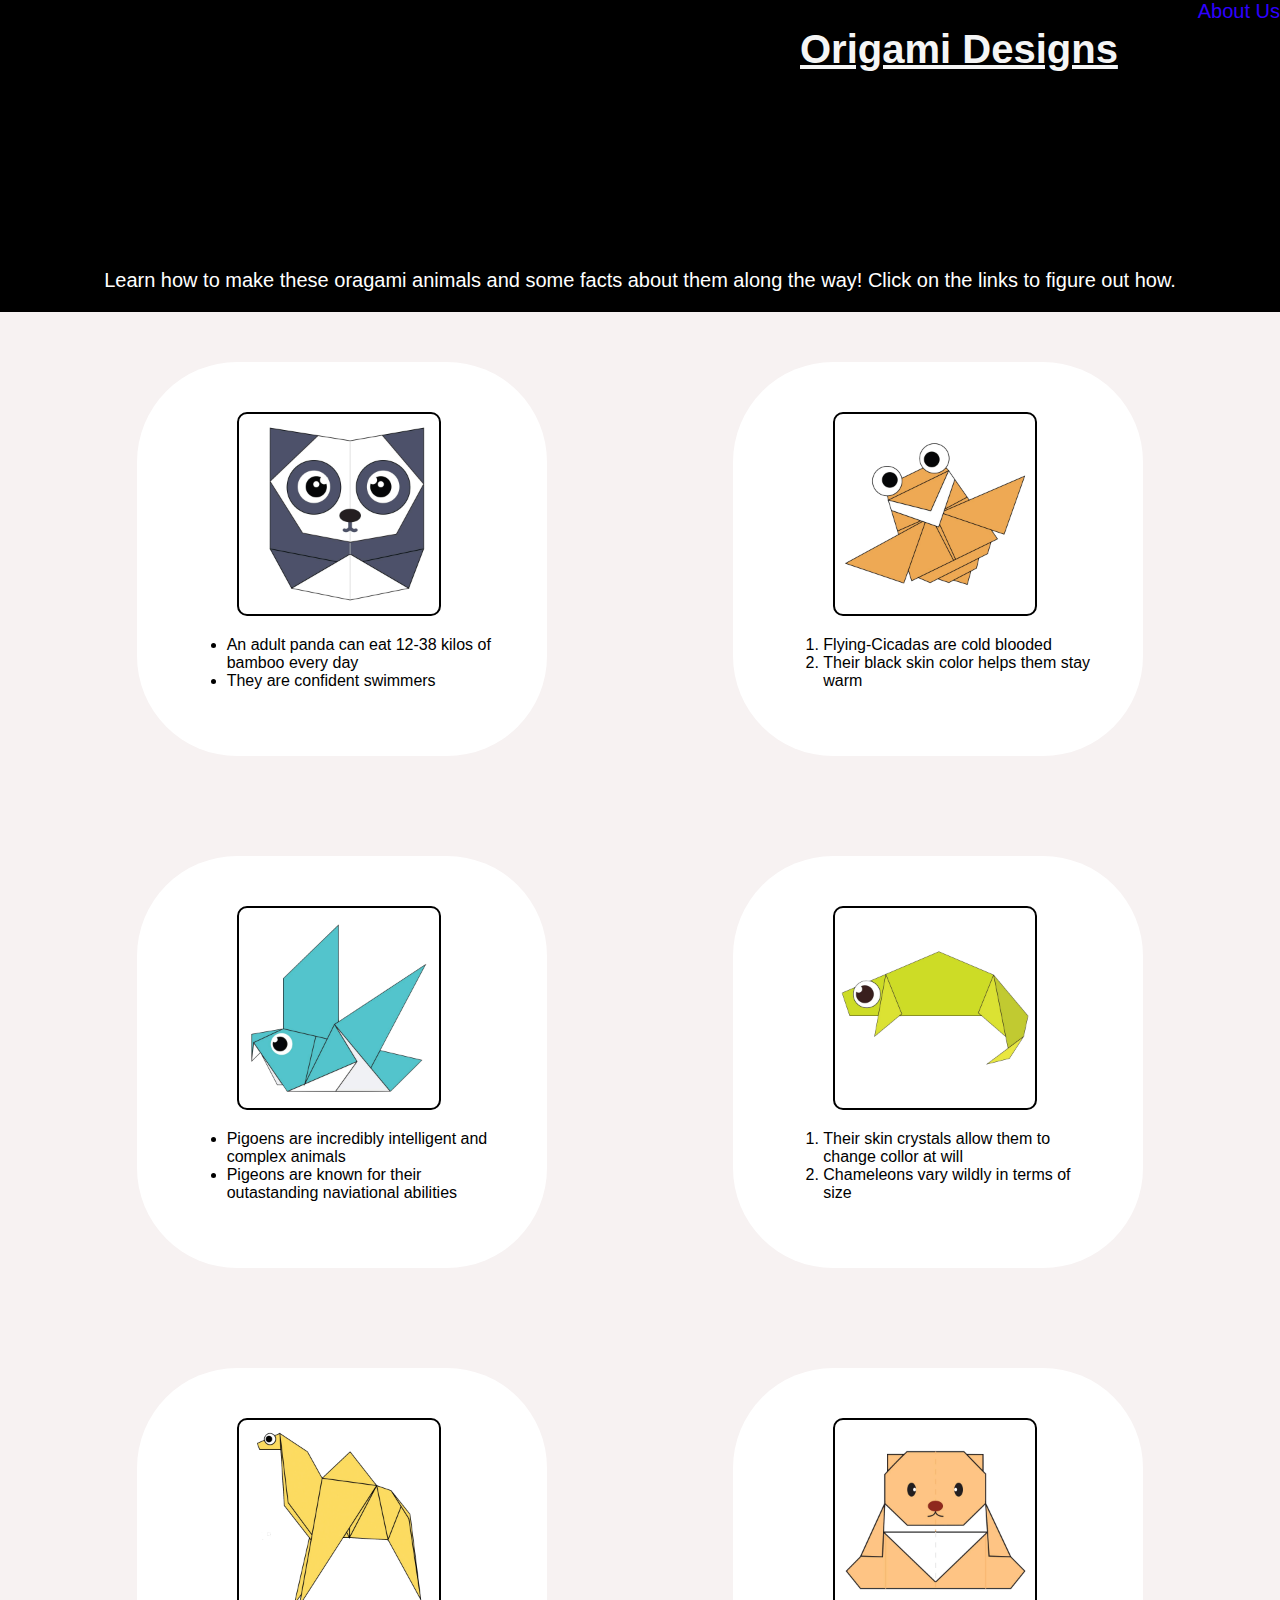
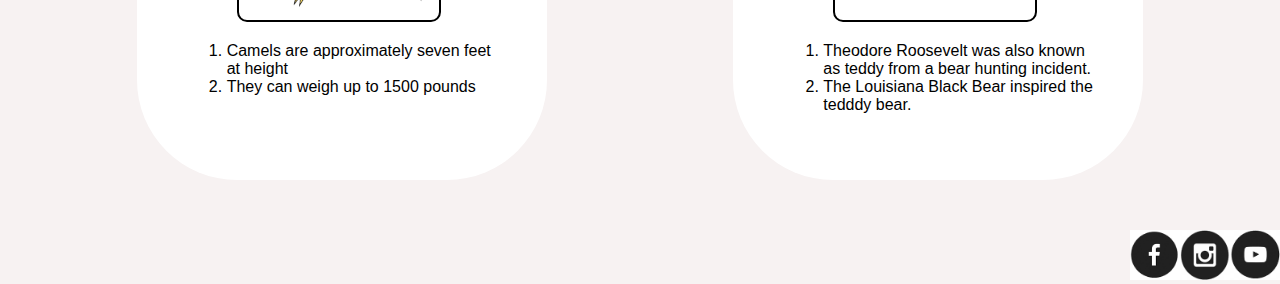
<file: index.html>
<!DOCTYPE html>
<html>
    <head>
        <title>Orgami Designs</title>
        <link rel="stylesheet"
              type= "text/css"
              href = "style.css"/>
    </head>
    <body>
        <div class="menu">
            <h1><u>Origami Designs</u></h1> 
            <a href ="about.html"> About Us</a>
        </div>
        <div class="paragraph">
        <p>Learn how to make these oragami animals and some facts about them along the way! Click on the links to figure out how.</p>
        </div>
    
        
<div class="grid">
<div class="item">
        
        <a href="http://origami.me/panda/">
        <img src="panda.png" width="200px" height="200px"></a>
        <p style="text-align: center;"><i>Interesting Facts about Pandas</i></p>
        <ul>
            <li>An adult panda can eat 12-38 kilos of bamboo every day</li>
            <li>They are confident swimmers</li>
        <ul>
        </div> 
        
        <div class="item">
        <a href="http://origami.me/flying-cicada/">
        <img src="cicada.png" width="200px" height="200px"></a>
        <p style="text-align: center;"><i>Interesting Facts about Flying-Cicadas</i></p>
        <ol>
            <li>Flying-Cicadas are cold blooded</li>
            <li>Their black skin color helps them stay warm</li>
        <ol>
        </div>
        
        <div class="item">
        <a href="http://origami.me/pigeon/">
        <img src="pigeon.png" width="200px" height="200px"></a>
        <p style="text-align: center;"><i>Interesting Facts about Pigeons</i></p>
        <ul>
            <li>Pigoens are incredibly intelligent and complex animals</li>
            <li>Pigeons are known for their outastanding naviational abilities</li>
        <ul>
        </div>

        <div class="item">
        <a href="http://origami.me/chameleon/">
        <img src="chameleon.png" width="200px" height="200px"></a>
        <p style="text-align: center;"><i>Interesting Facts about Chameleons</i></p>
        <ol>
            <li>Their skin crystals allow them to change collor at will</li>
             <li>Chameleons vary wildly in terms of size</li>
        <ol>  
        </div>

        <div class="item">
        <a href="http://origami.me/camel/">
        <img src="camel.png" width="200px" height="200px"></a>
        <p style="text-align: center;"><i>Interesting Facts about Camels</i></p>
        <ol>
            <li>Camels are approximately seven feet at height</li>
            <li>They can weigh up to 1500 pounds</li>
        <ol>
        </div>

        <div class="item">
        <a href="http://origami.me/teddy/">
        <img src="teddy.png" width="200px" height="200px"></a>
        <p style="text-align: center;"><i>Interesting Facts about Teddy Bears</i></p>
        <ol>
            <li>Theodore Roosevelt was also known as teddy from a bear hunting incident.</li>
            <li>The Louisiana Black Bear inspired the tedddy bear.</li>
        <ol>
        </div>
    </div> 
    <div class="footer">
        <a href="#"><img src="fb.png" width=50 height=50/></a>
        <a href="#"><img src="insta.png" width=50 height=50/></a>
        <a href="#"><img src="youtube.png" width=50 height=50/></a>
    </div>

    
</body>

</html>
</file>
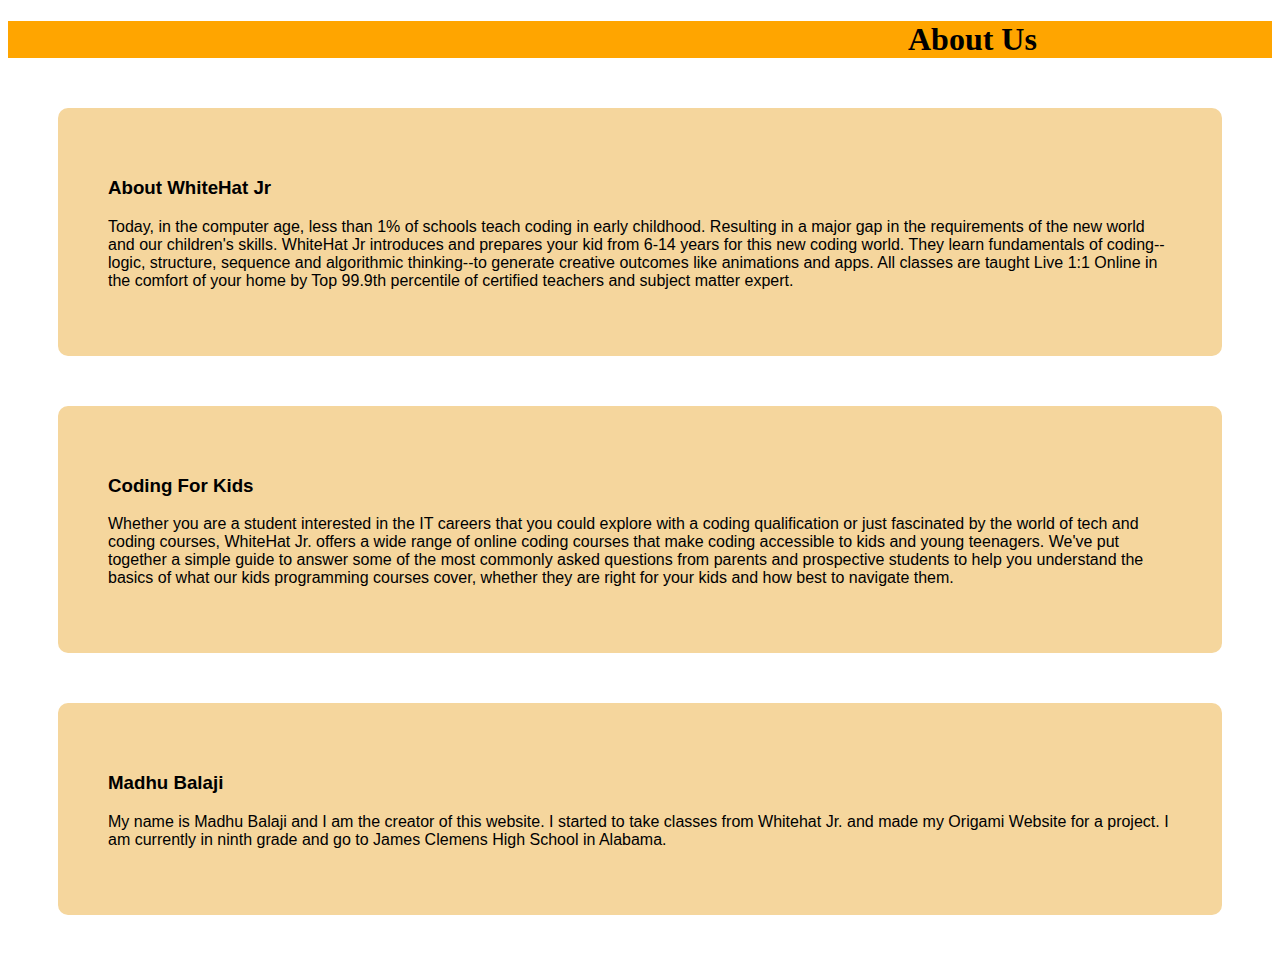
<file: about.html>
<!DOCTYPE html>
<html>
    <head> 
        <title>About Us</title>
        <link rel="stylesheet"
              type= "text/css"
              href = "about.css"/>
    </head>
    <body>
        <div class="title">
        <h1>About Us</h1>
        </div>
        <div class="item">
            <h3>About WhiteHat Jr</h3>
            <p>Today, in the computer age, less than 1% of schools teach coding in early childhood. Resulting in a major gap in the requirements of the new world and our children's skills. WhiteHat Jr introduces and prepares your kid from 6-14 years for this new coding world. They learn fundamentals of coding--logic, structure, sequence and algorithmic thinking--to generate creative outcomes like animations and apps. All classes are taught Live 1:1 Online in the comfort of your home by Top 99.9th percentile of certified teachers and subject matter expert.</p>
        </div>
        <div class="item">
            <h3>Coding For Kids</h3>    
            <p>Whether you are a student interested in the IT careers that you could explore with a coding qualification or just fascinated by the world of tech and coding courses, WhiteHat Jr. offers a wide range of online coding courses that make coding accessible to kids and young teenagers. We've put together a simple guide to answer some of the most commonly asked questions from parents and prospective students to help you understand the basics of what our kids programming courses cover, whether they are right for your kids and how best to navigate them.</p>    
        </div>    
        <div class="item">
            <h3>Madhu Balaji</h3>
            <p>My name is Madhu Balaji and I am the creator of this website. I started to take classes from Whitehat Jr. and made my Origami Website for a project. I am currently in ninth grade and go to James Clemens High School in Alabama.</p>
        </div>
    </body>
</html>
</file>
<file: style.css>
h1 {
    color:whitesmoke;

}

.title{
    display:flex;
    justify-content:space-around;
    background-color: black;
    font-size: 20px;
    font-family: sans-serif;
    font-weight: 40;
    color: #ffffff;
    
}

.paragraph{
    display:flex;
    justify-content: space-around;
    background-color: black;
    font-size: 20px;
    font-family: sans-serif;
    font-weight: 40;
    color: #ffffff;
}
.menu{
    display:flex;
    justify-content:space-between;
    background-color: black;
    padding-left: 800px;
    padding-bottom: 150px;
    font-size: 20px;
    font-family: sans-serif;
    font-weight: 40;
    color: #ffffff;
}

.grid{
    display:flex;
    flex-wrap: wrap;
    justify-content: space-evenly;
    margin: 10;
}
.footer{
    display: flex;
    justify-content: flex-end;
}
body{
    margin: 0px;
    background-color:#f7f2f2;
    color: #000000;
}
.item{
    border-radius: 100px;
    background-color: white;
    padding:50px;
    margin: 50px;
    width: 310px;
    font-family: Arial, Helvetica, sans-serif; 
}

.grid img{
    border: 2px solid #000000;
    border-radius: 10px;
    margin-left:50px;

}

a:link {
    color:rgb(47, 0, 255);
    text-decoration: none;
}
a:visited {
    color:rgb(235, 8, 8);
    text-decoration: none;
}

.item:hover img{
    opacity:0.3;
    transform: scale(1.2);
}
.item img{
    position:relative;
}
.item p{
    position:absolute;
    top: 50%;
    left:50%;
    transform:translate(-50%,-50%);
    opacity:0;
}
</file>
<file: about.css>
.title{
    background-color: orange;
    padding-left:900px;
}

.item{
    border-radius: 10px;
    background-color: rgb(245, 214, 157);
    font-family: Arial, Helvetica, sans-serif; 
    padding:50px;
    margin: 50px;
}
</file>
